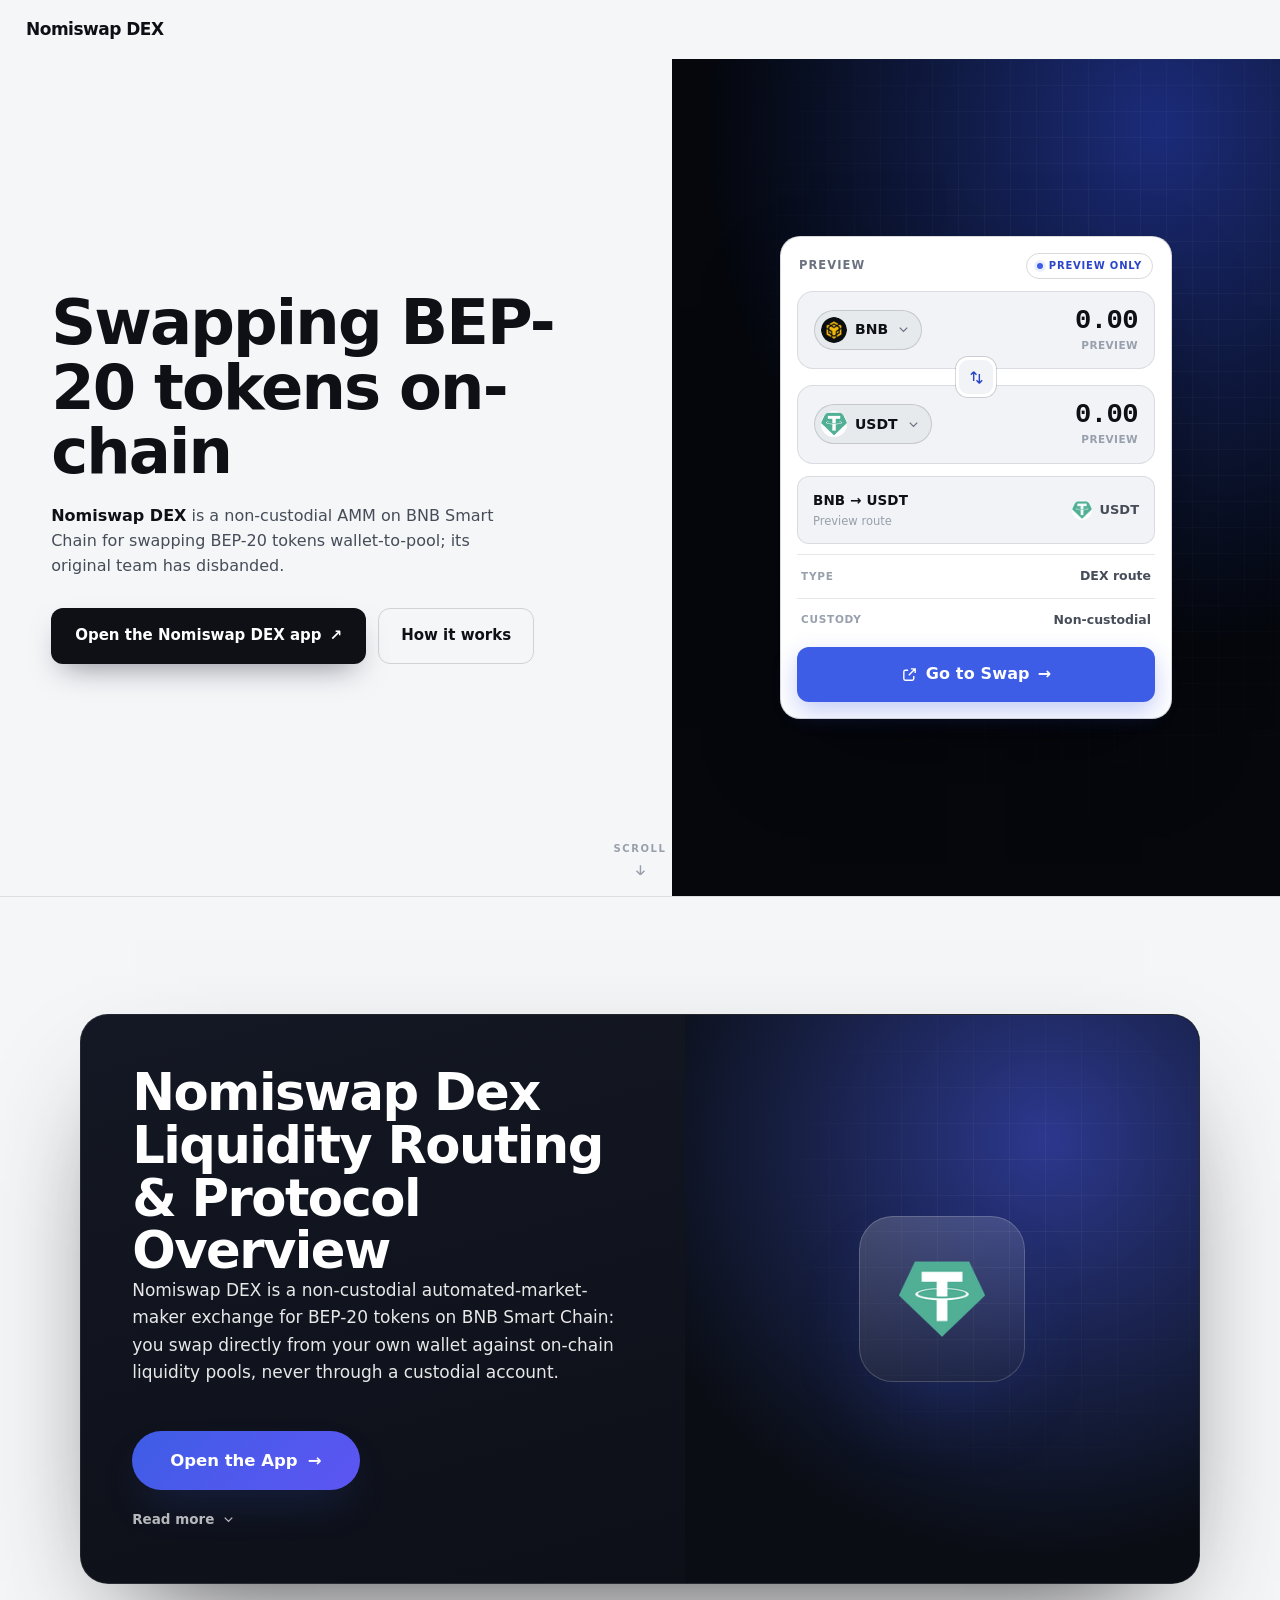
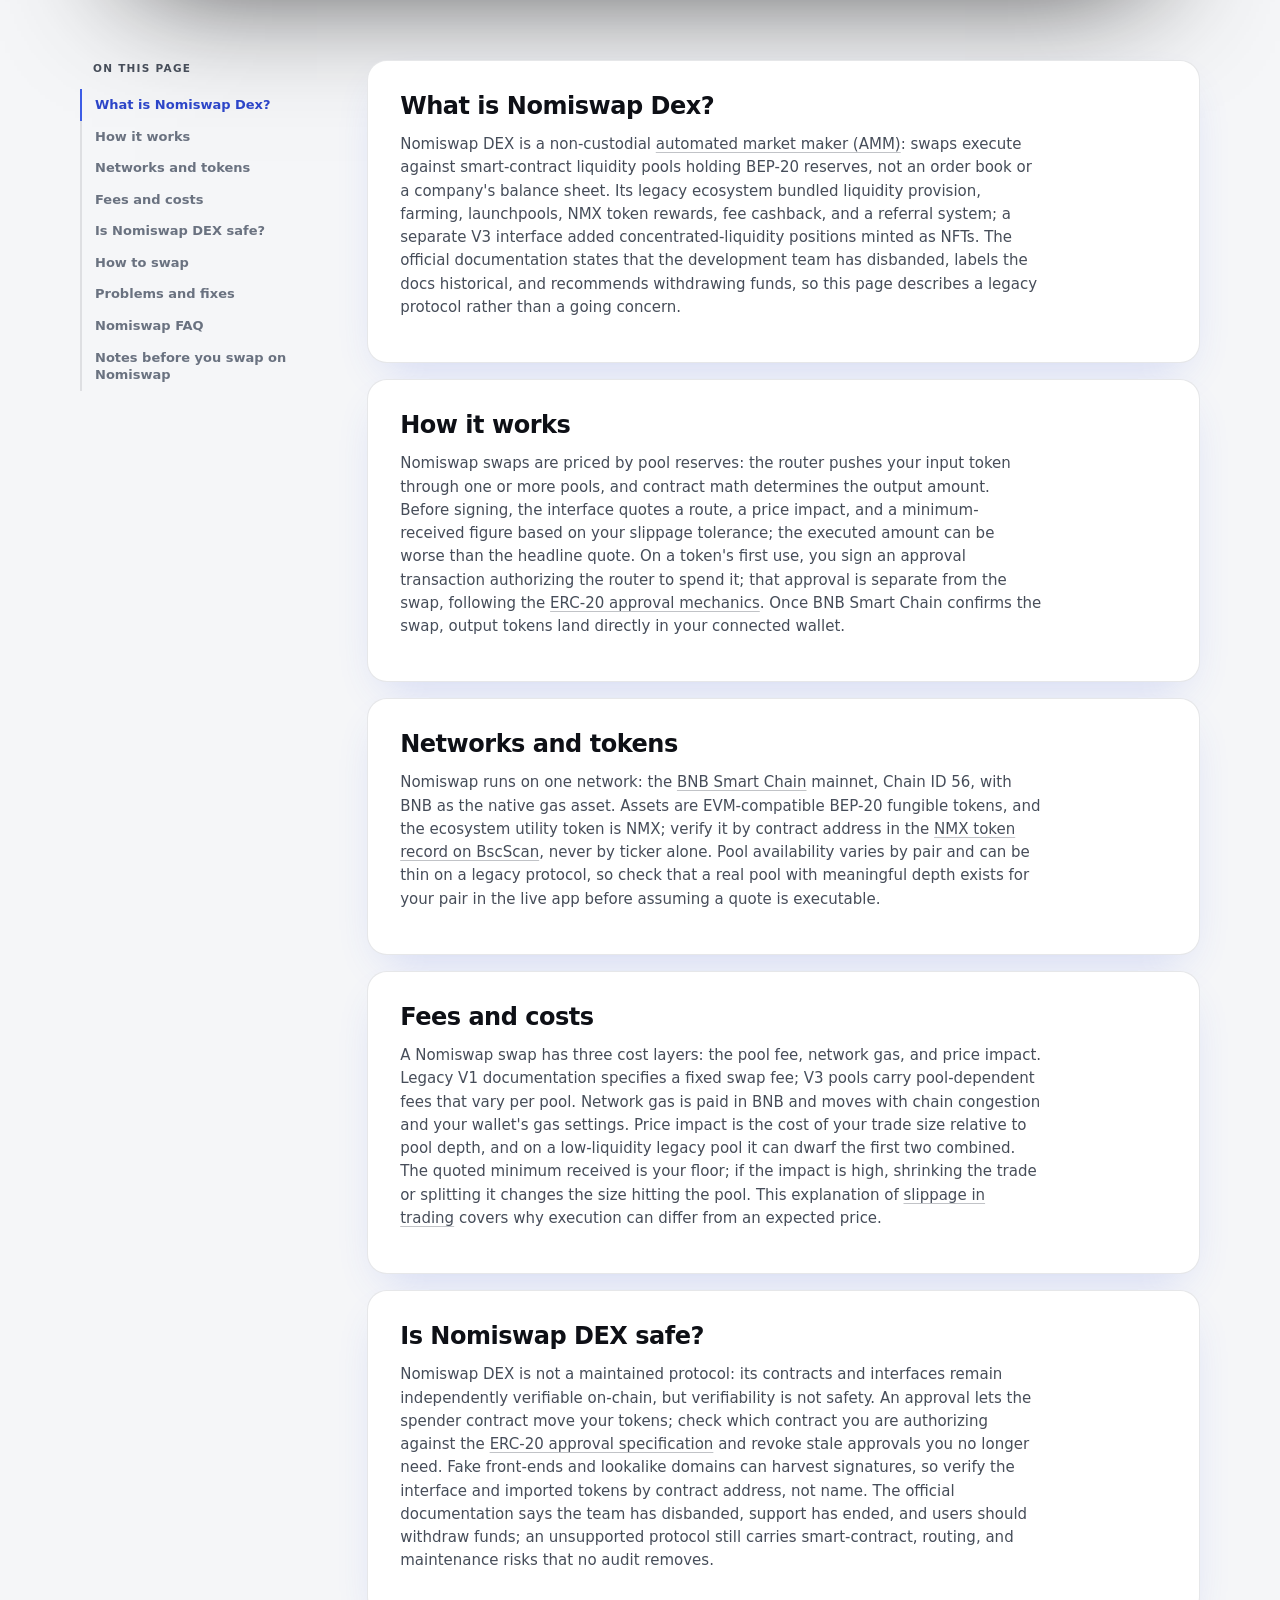
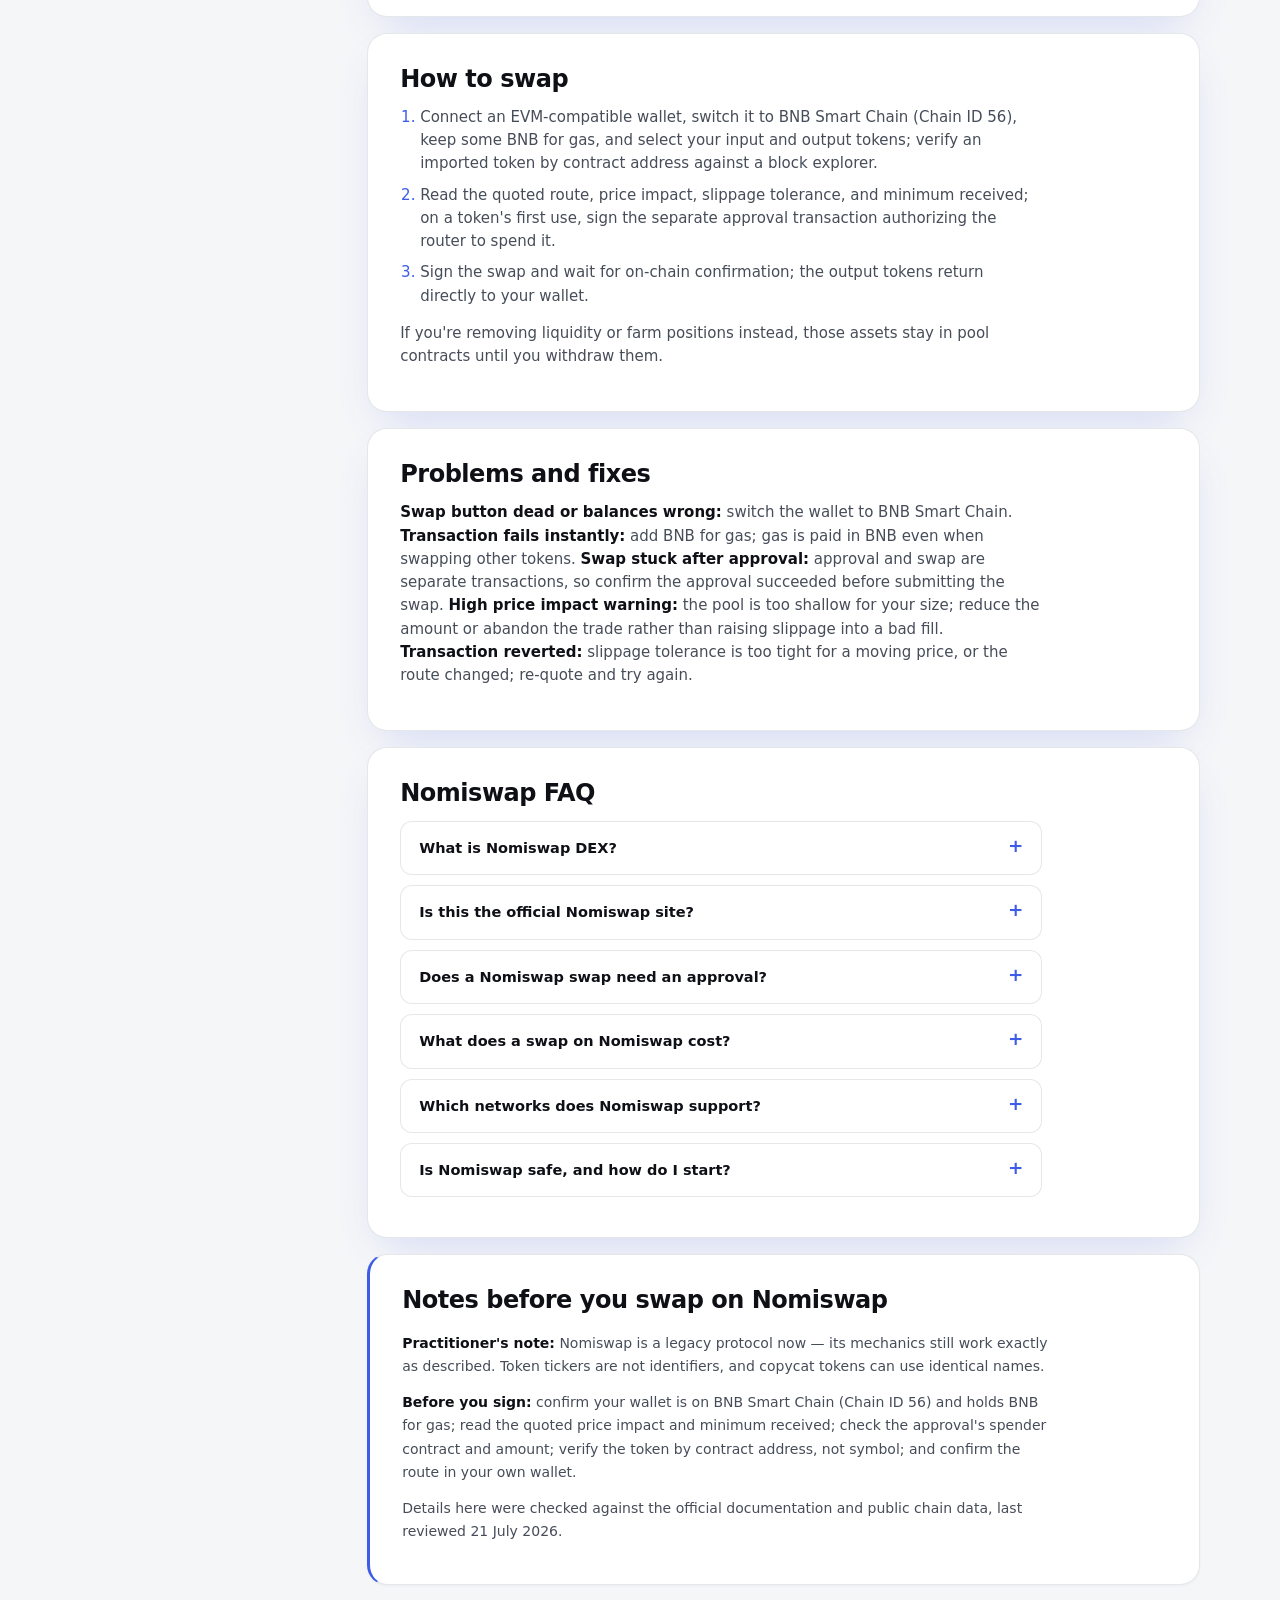
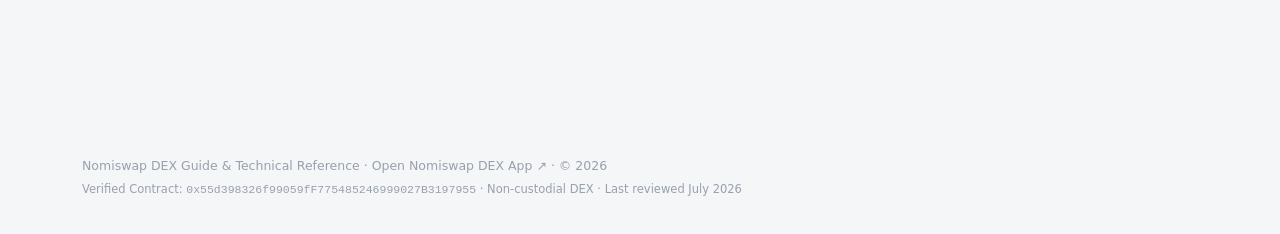
<file: index.html>
<!DOCTYPE html>

<html lang="en">
<head>
<meta charset="utf-8"/>
<meta content="width=device-width, initial-scale=1" name="viewport"/>
<title>Nomiswap DEX — Dashboard</title>
<meta content="Nomiswap DEX explained: how the BNB Smart Chain AMM works, fees, approvals, networks, safety, and what its unsupported status means before you swap." name="description"/>
<meta content="index,follow,max-snippet:-1,max-image-preview:large,max-video-preview:-1" name="robots"/>
<meta content="#f5f6f8" name="theme-color"/>
<link href="https://nomiswap-dex.github.io/" rel="canonical"/>
<link href="favicon.png" rel="icon" type="image/png"/>
<link href="favicon.png" rel="apple-touch-icon"/>
<link href="manifest.webmanifest" rel="manifest"/>
<link href="og-cover.png" rel="image_src"/>
<link crossorigin="" href="https://api.coingecko.com" rel="preconnect"/>
<style>
/* Nomiswap DEX — independent single-page hub. */
:root {
  color-scheme: light;
  --bg: #f5f6f8; --surface: #ffffff; --panel: #ffffff; --raised: #f1f3f6;
  --line: rgba(17, 24, 39, 0.10); --line-2: rgba(17, 24, 39, 0.16);
  --ink: #0e1016; --text: #464d59; --muted: #6a7280; --faint: #98a0ad;
  --accent: #3d5de6; --accent-2: #2c45c8; --accent-soft: rgba(61, 93, 230, 0.10); --accent-glow: rgba(61, 93, 230, 0.22);
  --cyan: #0e93a8; --cta: #3d5de6; --cta-ink: #ffffff;
  --r-sm: 8px; --r-md: 12px; --r-lg: 16px; --r-xl: 20px;
  --mono: ui-monospace, "SF Mono", SFMono-Regular, "Roboto Mono", Menlo, Consolas, monospace;
  --font: Inter, ui-sans-serif, system-ui, -apple-system, "Segoe UI", Roboto, sans-serif;
  --ease: cubic-bezier(0.22, 0.7, 0.24, 1);
}
* { box-sizing: border-box; }
html { scroll-behavior: smooth; }
@media (prefers-reduced-motion: reduce) { html { scroll-behavior: auto; } }
body {
  margin: 0; min-width: 320px;
  color: var(--text); background: var(--bg);
  font-family: var(--font); font-size: 15px; line-height: 1.55;
  -webkit-font-smoothing: antialiased; text-rendering: optimizeLegibility;
}
a { color: inherit; text-decoration: none; }
a:focus-visible, button:focus-visible, summary:focus-visible { outline: 2px solid var(--accent-2); outline-offset: 3px; border-radius: 8px; }
img { display: block; max-width: 100%; }
.skip { position: absolute; left: -999px; }
.skip:focus { left: 12px; top: 12px; z-index: 99; padding: 8px 14px; border-radius: 10px; background: var(--accent); color: #fff; font-weight: 750; }

.shell { display: flex; min-height: 100dvh; }

/* ───────── sidebar (off-canvas drawer) ───────── */
.sidebar {
  position: fixed; top: 0; left: 0; z-index: 70;
  width: min(288px, 86vw); height: 100vh; height: 100dvh; overflow-y: auto;
  display: flex; flex-direction: column; padding: 16px 12px 14px;
  background: var(--surface); border-right: 1px solid var(--line);
  transform: translateX(-100%); transition: transform 0.24s var(--ease);
  box-shadow: 24px 0 70px rgba(17, 24, 39, 0.15);
}
.sidebar.is-open { transform: none; }
.scrim { position: fixed; inset: 0; z-index: 65; background: rgba(17, 24, 39, 0.30); opacity: 0; pointer-events: none; transition: opacity 0.24s var(--ease); }
.scrim.is-open { opacity: 1; pointer-events: auto; }
html:not(.js) .sidebar { position: static; transform: none; width: 262px; height: auto; box-shadow: none; }
html:not(.js) .scrim, html:not(.js) .nav-toggle { display: none; }
.side-top { display: flex; align-items: center; justify-content: space-between; gap: 12px; padding: 2px 8px 6px; }
.brand { display: flex; align-items: center; gap: 11px; min-width: 0; }
.brand-logo { width: 32px; height: 32px; flex: 0 0 auto; display: grid; place-items: center; border-radius: 9px; background: var(--raised); box-shadow: inset 0 0 0 1px var(--line-2); }
.brand-logo img { width: 20px; height: 20px; border-radius: 6px; }
.brand-name { margin: 0; font-size: 17px; font-weight: 800; letter-spacing: -0.03em; color: var(--ink); line-height: 1; }
.nav-label { margin: 14px 12px 6px; font-size: 10px; font-weight: 700; letter-spacing: 0.15em; text-transform: uppercase; color: var(--faint); }
.nav-item { display: flex; align-items: center; gap: 12px; padding: 9px 12px; border-radius: 9px; color: var(--text); font-size: 14px; font-weight: 600; transition: color 150ms var(--ease), background-color 150ms var(--ease); }
.ni-ico { width: 18px; height: 18px; flex: 0 0 auto; color: var(--muted); }
.ni-ext { margin-left: auto; color: var(--faint); font-size: 12px; }
.nav-item:hover { color: var(--ink); background: rgba(17, 24, 39, 0.04); }
.nav-item:hover .ni-ico { color: var(--text); }
.nav-item.is-active { color: var(--accent-2); background: transparent; }
.nav-item.is-active .ni-ico { color: var(--accent-2); }
.nav-group { border-radius: 9px; }
.nav-group summary { display: flex; align-items: center; gap: 12px; padding: 9px 12px; border-radius: 9px; color: var(--text); font-size: 14px; font-weight: 600; cursor: pointer; list-style: none; transition: color 150ms var(--ease), background-color 150ms var(--ease); }
.nav-group summary::-webkit-details-marker { display: none; }
.nav-group summary .ni-ico { color: var(--muted); }
.nav-group summary .chev { width: 15px; height: 15px; margin-left: auto; color: var(--faint); transition: transform 200ms var(--ease); }
.nav-group summary:hover { color: var(--ink); background: rgba(17, 24, 39, 0.04); }
.nav-group[open] summary { color: var(--ink); }
.nav-group[open] summary .ni-ico { color: var(--text); }
.nav-group[open] summary .chev { transform: rotate(180deg); }
@media (prefers-reduced-motion: reduce) { .nav-group summary .chev { transition: none; } }
.nav-sub { display: flex; flex-direction: column; gap: 1px; padding: 2px 0 8px 42px; }
.nav-sub a { display: flex; align-items: baseline; gap: 7px; padding: 6px 10px; border-radius: 8px; color: var(--muted); font-size: 12.5px; font-weight: 550; transition: color 150ms var(--ease), background-color 150ms var(--ease); }
.nav-sub a small { color: var(--faint); font-size: 10.5px; font-weight: 500; }
.nav-sub a:hover { color: var(--accent-2); background: rgba(17, 24, 39, 0.04); }
.nav-sub a:hover small { color: var(--muted); }
.sidebar-foot { margin-top: auto; padding-top: 13px; border-top: 1px solid var(--line); }
.disclose { margin: 8px 10px 0; font-size: 11px; line-height: 1.5; color: var(--muted); }
.disclose strong { color: var(--text); font-weight: 700; }
.fine { margin: 6px 10px 0; font-size: 10.5px; line-height: 1.45; color: var(--faint); }
.nav-toggle { display: inline-flex; width: 38px; height: 38px; flex: 0 0 auto; position: relative; padding: 0; border: 1px solid var(--line-2); border-radius: 10px; background: var(--raised); color: var(--ink); cursor: pointer; }
.nav-toggle .bar { position: absolute; left: 10px; right: 10px; height: 2px; border-radius: 2px; background: currentColor; transition: transform 0.22s var(--ease), opacity 0.18s var(--ease); }
.nav-toggle .bar:nth-child(1) { top: 13px; } .nav-toggle .bar:nth-child(2) { top: 18px; } .nav-toggle .bar:nth-child(3) { top: 23px; }
.sidebar.is-open .nav-toggle .bar:nth-child(1) { transform: translateY(5px) rotate(45deg); }
.sidebar.is-open .nav-toggle .bar:nth-child(2) { opacity: 0; }
.sidebar.is-open .nav-toggle .bar:nth-child(3) { transform: translateY(-5px) rotate(-45deg); }

/* persistent header: hamburger + logo + H1 */
.topbar-left { display: flex; align-items: center; gap: 12px 14px; min-width: 0; flex-wrap: wrap; }
.menu-btn { display: inline-flex; flex-direction: column; justify-content: center; gap: 4px; width: 40px; height: 38px; flex: 0 0 auto; padding: 0 9px; border: 1px solid var(--line-2); border-radius: 10px; background: var(--raised); color: var(--ink); cursor: pointer; }
.menu-btn .bar { display: block; height: 2px; width: 100%; border-radius: 2px; background: currentColor; transition: transform 0.22s var(--ease), opacity 0.18s var(--ease); }
.menu-btn:hover { border-color: var(--accent); color: var(--accent-2); }
.shell.nav-open .menu-btn .bar:nth-child(1) { transform: translateY(6px) rotate(45deg); }
.shell.nav-open .menu-btn .bar:nth-child(2) { opacity: 0; }
.shell.nav-open .menu-btn .bar:nth-child(3) { transform: translateY(-6px) rotate(-45deg); }
.topbar-logo { width: 32px; height: 32px; flex: 0 0 auto; display: grid; place-items: center; border-radius: 9px; background: var(--raised); box-shadow: inset 0 0 0 1px var(--line-2); }
.topbar-logo img { width: 20px; height: 20px; border-radius: 6px; }
h1.wordmark { margin: 0; font-size: 17px; font-weight: 800; letter-spacing: -0.03em; color: var(--ink); line-height: 1; white-space: nowrap; }
html:not(.js) .menu-btn { display: none; }

/* ───────── main / topbar ───────── */
.main { flex: 1; min-width: 0; display: flex; flex-direction: column; }
.topbar { position: relative; z-index: 40; flex: 0 0 auto; display: flex; align-items: center; justify-content: space-between; gap: 12px 20px; flex-wrap: wrap; padding: 21px 26px; border-bottom: 0; background: transparent; }
.topbar-right { display: flex; align-items: center; gap: 10px 18px; flex-wrap: wrap; }
.mode-switch { display: inline-flex; align-items: center; gap: 10px; }
.ms-label { font-size: 13.5px; font-weight: 700; color: var(--muted); transition: color 150ms var(--ease); }
.ms-label.is-on { color: var(--ink); }
.ms-track { position: relative; width: 42px; height: 24px; flex: 0 0 auto; padding: 0; border: 1px solid var(--line-2); border-radius: 999px; background: var(--raised); cursor: pointer; transition: background-color 180ms var(--ease); }
.ms-knob { position: absolute; top: 50%; left: 3px; width: 16px; height: 16px; border-radius: 50%; background: var(--ink); transform: translateY(-50%); transition: left 200ms var(--ease); }
.ms-track[aria-checked="true"] { background: var(--accent-soft); border-color: rgba(61, 93, 230, 0.4); }
.ms-track[aria-checked="true"] .ms-knob { left: 23px; background: var(--accent-2); }
.ticker { display: flex; align-items: center; flex-wrap: wrap; gap: 3px 16px; min-width: 0; }
.tick { display: inline-flex; align-items: baseline; gap: 6px; color: var(--faint); font-size: 11px; font-weight: 550; letter-spacing: 0.01em; transition: color 150ms var(--ease); }
.tick b { color: var(--muted); font-family: var(--mono); font-size: 11.5px; font-weight: 600; font-variant-numeric: tabular-nums; }
.tick .ext { color: var(--faint); font-size: 9.5px; transition: color 150ms var(--ease); }
.tick:hover { color: var(--muted); } .tick:hover b, .tick:hover .ext { color: var(--accent-2); }
.btn-open { display: inline-flex; align-items: center; gap: 7px; padding: 8px 14px; border: 1px solid var(--line-2); border-radius: 10px; color: var(--ink); background: rgba(17, 24, 39, 0.04); font-size: 12.5px; font-weight: 700; white-space: nowrap; transition: border-color 150ms var(--ease), background-color 150ms var(--ease); }
.btn-open:hover { border-color: var(--accent); color: var(--accent-2); }

/* ───────── first screen: hero + swap card ───────── */
.stage { position: relative; min-height: calc(100dvh - 56px); width: min(560px, 100%); margin-inline: auto; padding: clamp(16px, 3vh, 40px) 24px clamp(52px, 9vh, 96px); display: flex; flex-direction: column; align-items: stretch; justify-content: center; gap: clamp(14px, 3vh, 26px); }
.hero { text-align: center; margin: 0; }
.hero-h2 { margin: 0; font-size: clamp(1.5rem, 3.6vw, 2.1rem); font-weight: 800; letter-spacing: -0.02em; line-height: 1.12; color: var(--ink); }
@supports ((-webkit-background-clip: text) or (background-clip: text)) { .hero-h2 { background: linear-gradient(180deg, #0e1016, #3a4c85); -webkit-background-clip: text; background-clip: text; -webkit-text-fill-color: transparent; color: transparent; } }
.hero-sub { margin: 10px auto 0; max-width: 48ch; font-size: 13.5px; line-height: 1.55; color: var(--text); }
.hero-sub strong { color: var(--ink); font-weight: 700; }
.swap-card { border: 1px solid var(--line-2); border-radius: var(--r-xl); background: var(--panel); padding: 16px; }
.card-head { display: flex; align-items: center; justify-content: space-between; margin-bottom: 12px; padding: 0 2px; }
.card-title { margin: 0; font-size: 11.5px; font-weight: 750; letter-spacing: 0.09em; text-transform: uppercase; color: var(--muted); }
.preview-tag { display: inline-flex; align-items: center; gap: 6px; padding: 4px 10px; border: 1px solid var(--line-2); border-radius: 999px; color: var(--accent-2); font-size: 10px; font-weight: 700; letter-spacing: 0.08em; text-transform: uppercase; }
.preview-tag > span { width: 6px; height: 6px; border-radius: 50%; background: var(--accent); box-shadow: 0 0 0 3px var(--accent-soft); }
.leg { display: flex; align-items: center; justify-content: space-between; gap: 14px; padding: 15px 16px; border: 1px solid var(--line); border-radius: var(--r-lg); background: var(--raised); }
.asset { display: inline-flex; align-items: center; gap: 8px; padding: 6px 10px 6px 6px; border: 1px solid var(--line-2); border-radius: 999px; background: rgba(17, 24, 39, 0.04); color: var(--ink); font-size: 14px; font-weight: 700; }
.asset .tok { width: 26px; height: 26px; border-radius: 50%; overflow: hidden; display: grid; place-items: center; background: #fff; }
.asset .tok img { width: 26px; height: 26px; }
.asset .chev-sm { width: 15px; height: 15px; color: var(--muted); }
.leg-amt { display: flex; flex-direction: column; align-items: flex-end; gap: 3px; min-width: 0; }
.leg-amt .amount { font-family: var(--mono); font-size: 1.7rem; font-weight: 600; letter-spacing: -0.02em; color: var(--ink); font-variant-numeric: tabular-nums; line-height: 1; }
.leg-amt .leg-sub { font-size: 10.5px; font-weight: 600; letter-spacing: 0.04em; text-transform: uppercase; color: var(--faint); }
.swap-arrow { position: relative; z-index: 1; display: grid; place-items: center; width: 40px; height: 40px; margin: -12px auto; border: 3px solid var(--panel); border-radius: 12px; background: var(--raised); color: var(--accent-2); cursor: pointer; box-shadow: 0 0 0 1px var(--line-2); transition: transform 220ms var(--ease), color 150ms var(--ease); }
.swap-arrow svg { width: 17px; height: 17px; }
.swap-arrow:hover { color: #fff; transform: rotate(180deg); }
.route-panel { display: flex; align-items: center; justify-content: space-between; gap: 12px; margin-top: 12px; padding: 13px 15px; border: 1px solid var(--line); border-radius: var(--r-md); background: var(--raised); }
.route-info b { display: block; color: var(--ink); font-size: 13.5px; font-weight: 700; letter-spacing: 0.01em; }
.route-info span { display: block; margin-top: 2px; color: var(--faint); font-size: 11.5px; }
.route-tok { display: inline-flex; align-items: center; gap: 7px; color: var(--text); font-size: 13px; font-weight: 650; white-space: nowrap; }
.route-tok .tok { width: 20px; height: 20px; border-radius: 50%; overflow: hidden; background: #fff; display: grid; place-items: center; }
.route-tok .tok img { width: 20px; height: 20px; }
.route-row { display: flex; align-items: center; justify-content: space-between; gap: 12px; padding: 11px 4px 2px; border-top: 1px solid var(--line); margin-top: 10px; }
.route-row span { font-size: 10.5px; font-weight: 700; letter-spacing: 0.07em; text-transform: uppercase; color: var(--faint); }
.route-row b { color: var(--text); font-size: 12.5px; font-weight: 650; font-variant-numeric: tabular-nums; }
.swap-cta { display: flex; align-items: center; justify-content: center; gap: 8px; margin-top: 16px; padding: 15px; border-radius: var(--r-md); color: var(--cta-ink); background: var(--cta); font-size: 15px; font-weight: 750; letter-spacing: 0.01em; transition: filter 150ms var(--ease), transform 150ms var(--ease); }
.swap-cta:hover { filter: brightness(1.04); transform: translateY(-1px); }
/* scroll cue at the foot of the first screen */
.scroll-cue { position: absolute; left: 0; right: 0; bottom: 10px; display: flex; justify-content: center; }
.scroll-cue a { display: inline-flex; flex-direction: column; align-items: center; gap: 3px; color: var(--faint); font-size: 10px; letter-spacing: 0.1em; text-transform: uppercase; font-weight: 700; }
.scroll-cue a:hover { color: var(--accent-2); }
.scroll-cue svg { width: 16px; height: 16px; animation: cue 1.8s var(--ease) infinite; }
@keyframes cue { 0%,100% { transform: translateY(0); } 50% { transform: translateY(4px); } }
@media (prefers-reduced-motion: reduce) { .scroll-cue svg { animation: none; } }

/* ───────── merged content (all in initial HTML; revealed on scroll) ───────── */
.content { width: min(760px, 100%); margin: 0 auto; padding: clamp(56px, 12vh, 140px) 24px 88px; }
.content .lead-in { padding: clamp(4px, 1vh, 12px) 0 clamp(10px, 2.5vh, 22px); }
.content .lead-in > p { margin: 0 0 16px; font-size: 15px; line-height: 1.66; color: var(--text); }
.content .lead-in > p strong { color: var(--ink); font-weight: 700; }
/* premium feature card (modern-site feel) */
.content .lead-in .feat{position:relative;width:min(1120px,calc(100vw - 44px));margin-left:50%;transform:translateX(-50%);display:grid;grid-template-columns:1.08fr .92fr;align-items:stretch;background:linear-gradient(165deg,#141824,#0b0e15);border:1px solid rgba(255,255,255,.09);border-radius:28px;overflow:hidden;box-shadow:0 52px 120px -55px rgba(0,0,0,.82)}
.feat-l{padding:clamp(32px,4vw,64px);display:flex;flex-direction:column;justify-content:center}
.feat-l h2{margin:0;font-size:clamp(2.2rem,4.6vw,3.2rem);line-height:1.03;font-weight:800;letter-spacing:-.03em;color:#fff}
.feat-lead{margin:20px 0 0;font-size:17px;line-height:1.6;color:rgba(255,255,255,.9);max-width:48ch}
.content .lead-in .feat-lead a{color:#fff;text-decoration:underline;text-decoration-color:rgba(255,255,255,.55);text-underline-offset:3px}
.content .lead-in .feat-lead a:hover{text-decoration-color:#fff}
.feat-cta{margin:32px 0 0}
.content .lead-in .feat-btn{display:inline-flex;align-items:center;gap:10px;padding:17px 38px;border-radius:999px;background:linear-gradient(135deg,var(--accent),color-mix(in srgb,var(--accent) 50%,#7c4dff));color:#fff;font-weight:750;font-size:16.5px;text-decoration:none;box-shadow:0 20px 44px -12px var(--accent-glow);transition:transform .16s var(--ease),box-shadow .16s var(--ease)}
.content .lead-in .feat-btn:hover{transform:translateY(-2px);box-shadow:0 26px 56px -14px var(--accent-glow)}
.feat-btn .arr{transition:transform .18s var(--ease)}
.content .lead-in .feat-btn:hover .arr{transform:translateX(3px)}
.feat-more{margin:18px 0 0}
.feat-readmore{list-style:none;cursor:pointer;display:inline-flex;align-items:center;gap:7px;font-size:13.5px;font-weight:700;color:rgba(255,255,255,.7);transition:color .15s var(--ease)}
.feat-readmore::-webkit-details-marker{display:none}
.feat-readmore:hover{color:#fff}
.feat-readmore .chev{width:15px;height:15px;transition:transform .2s var(--ease)}
.feat-more[open] .feat-readmore .chev{transform:rotate(180deg)}
.feat-detail{margin:20px 0 0;font-size:14.5px;line-height:1.72;color:rgba(255,255,255,.82)}
.content .lead-in .feat-detail a{color:#fff;text-decoration:underline;text-decoration-color:rgba(255,255,255,.55);text-underline-offset:3px}
.feat-more:not([open]) .feat-detail{display:none}
.content .lead-in .feat-lead{color:rgba(255,255,255,.9)}
.content .lead-in .feat-detail,.content .lead-in .feat-detail p{color:rgba(255,255,255,.82)}
.feat-facts{display:grid;grid-template-columns:1fr 1fr;gap:0 26px;margin:18px 0 2px}
.feat-fact{padding:10px 0;border-top:1px solid rgba(255,255,255,.1)}
.feat-fact .fl{display:block;font-size:10px;font-weight:700;letter-spacing:.09em;text-transform:uppercase;color:rgba(255,255,255,.5);margin:0 0 3px}
.feat-fact .fv{display:block;font-size:12.5px;line-height:1.5;color:rgba(255,255,255,.88)}
.feat-r{position:relative;overflow:hidden;min-height:clamp(300px,32vw,440px);background:radial-gradient(120% 105% at 70% 22%,color-mix(in srgb,var(--accent) 52%,#1a1030),#0a0d14 70%)}
.feat-r::before{content:"";position:absolute;inset:0;background-image:linear-gradient(rgba(255,255,255,.05) 1px,transparent 1px),linear-gradient(90deg,rgba(255,255,255,.05) 1px,transparent 1px);background-size:36px 36px;-webkit-mask:radial-gradient(70% 72% at 64% 36%,#000,transparent 76%);mask:radial-gradient(70% 72% at 64% 36%,#000,transparent 76%)}
.feat-badge{position:absolute;top:50%;left:50%;transform:translate(-50%,-50%);z-index:2;width:clamp(122px,16vw,166px);height:clamp(122px,16vw,166px);border-radius:34px;display:grid;place-items:center;background:linear-gradient(160deg,rgba(255,255,255,.18),rgba(255,255,255,.02));box-shadow:0 38px 84px -22px var(--accent-glow),inset 0 0 0 1px rgba(255,255,255,.18)}
.feat-badge img{width:52%;height:52%;object-fit:contain}
@media (max-width:860px){
  .content .lead-in .feat{width:calc(100vw - 28px);grid-template-columns:1fr}
  .feat-l{padding:30px 22px 32px}
  .feat-r{min-height:200px}
  .feat-facts{grid-template-columns:1fr}
}

.tbl.spec table { min-width: 0; }
.tbl.spec td:first-child { color: var(--muted); font-weight: 600; white-space: nowrap; width: 1%; }
.content .sec { border-top: 1px solid var(--line); scroll-margin-top: 66px; }
.content .sec:first-child { border-top: 0; }
.content .sec > summary { list-style: none; cursor: pointer; display: flex; align-items: center; justify-content: space-between; gap: 16px; padding: clamp(20px, 4vh, 32px) 0; }
.content .sec > summary::-webkit-details-marker { display: none; }
.content .sec > summary h2 { margin: 0; font-size: clamp(1.25rem, 2.8vw, 1.6rem); font-weight: 800; letter-spacing: -0.02em; color: var(--ink); transition: color 150ms var(--ease); }
.content .sec > summary::after { content: "+"; flex: 0 0 auto; color: var(--accent); font-weight: 700; font-size: 1.5rem; line-height: 1; }
.content .sec[open] > summary::after { content: "\2212"; }
.content .sec > summary:hover h2 { color: var(--accent-2); }
.content .sec-body { padding: 0 0 clamp(22px, 4vh, 34px); }
.content .sec[open] .sec-body { animation: secdrop 0.22s var(--ease); }
@keyframes secdrop { from { opacity: 0; transform: translateY(-4px); } to { opacity: 1; transform: none; } }
@media (prefers-reduced-motion: reduce) { .content .sec[open] .sec-body { animation: none; } }
.content p { margin: 0 0 13px; color: var(--text); }
.content p strong, .content li strong { color: var(--ink); font-weight: 700; }
.content ul, .content ol { margin: 0 0 14px; padding-left: 20px; }
.content li { margin-bottom: 8px; color: var(--text); }
.content li::marker { color: var(--accent); }
/* inline source links — blend with the copy, brighten only on hover */
.content .sec-body a, .content .qa .a a, .content .lead-in a { color: inherit; text-decoration: underline; text-decoration-thickness: 1px; text-underline-offset: 3px; text-decoration-color: rgba(17, 24, 39, 0.26); transition: color 150ms var(--ease), text-decoration-color 150ms var(--ease); }
.content .sec-body a:hover, .content .qa .a a:hover, .content .lead-in a:hover { color: var(--accent-2); text-decoration-color: var(--accent-2); }
.content .sec-body a.addr { text-decoration-color: rgba(134, 160, 255, 0.32); }
.cite { margin: 4px 0 0; font-size: 12px; color: var(--faint); }
.cite a { color: var(--muted); text-decoration: underline; text-underline-offset: 2px; }
.cite a:hover { color: var(--accent-2); }
.tbl { width: 100%; overflow-x: auto; border: 1px solid var(--line); border-radius: var(--r-md); margin: 4px 0 14px; background: var(--panel); }
.tbl table { border-collapse: collapse; width: 100%; font-size: 13px; min-width: 460px; }
.tbl th { text-align: left; font-weight: 700; color: var(--accent-2); background: rgba(17, 24, 39, 0.04); padding: 10px 13px; border-bottom: 1px solid var(--line-2); font-size: 11.5px; letter-spacing: 0.02em; }
.tbl td { padding: 10px 13px; border-bottom: 1px solid var(--line); color: var(--text); vertical-align: top; }
.tbl tr:last-child td { border-bottom: 0; }
.tbl td:first-child { color: var(--ink); font-weight: 600; }
.qa { border: 1px solid var(--line); border-radius: var(--r-md); background: var(--panel); margin: 0 0 10px; overflow: hidden; }
.qa summary { padding: 15px 18px; color: var(--ink); font-weight: 650; cursor: pointer; list-style: none; display: flex; justify-content: space-between; gap: 12px; font-size: 14.5px; }
.qa summary::-webkit-details-marker { display: none; }
.qa summary::after { content: "+"; color: var(--accent); font-weight: 700; font-size: 1.15rem; line-height: 1; }
.qa[open] summary::after { content: "−"; }
.qa[open] { border-color: var(--line-2); }
.qa .a { padding: 0 18px 15px; color: var(--text); font-size: 13.5px; }
.qa .a p { margin: 0 0 8px; }
.addr { font-family: var(--mono); font-size: 12px; color: var(--accent-2); word-break: break-all; }
.disclosure-box { margin: 24px 0 0; padding: 16px 18px; border: 1px solid var(--line); border-radius: var(--r-md); background: var(--surface); font-size: 12.5px; line-height: 1.6; color: var(--muted); }
.disclosure-box strong { color: var(--text); }
/* scroll-reveal — content is always present; JS only animates it in */
html.js .reveal { opacity: 0; transform: translateY(18px); transition: opacity 0.6s var(--ease), transform 0.6s var(--ease); }
html.js .reveal.in { opacity: 1; transform: none; }
@media (prefers-reduced-motion: reduce) { html.js .reveal { opacity: 1; transform: none; transition: none; } }

/* ───────── responsive ───────── */
@media (max-width: 560px) {
  .topbar { padding: 10px 16px; }
  .stage { padding: 16px 16px 40px; }
  .content { padding: clamp(40px, 9vh, 90px) 16px 72px; }
  .ticker { display: none; }
  .leg-amt .amount { font-size: 1.5rem; }
}
@media (max-height: 720px) and (min-width: 561px) {
  .hero-h2 { font-size: clamp(1.35rem, 3.2vw, 1.9rem); }
  .hero-sub { font-size: 13px; margin-top: 8px; }
  .swap-card { padding: 13px; }
  .leg { padding: 12px 14px; }
  .leg-amt .amount { font-size: 1.45rem; }
  .route-panel { margin-top: 9px; padding: 11px 14px; }
  .swap-cta { margin-top: 12px; padding: 13px; }
}
.swap-cta { font-size: 16px; box-shadow: 0 10px 24px rgba(61, 93, 230, 0.30); }
.swap-cta .cta-ico { width: 17px; height: 17px; flex: 0 0 auto; }
.swap-cta .cta-go { transition: transform 0.18s var(--ease); }
.swap-cta:hover .cta-go { transform: translateX(3px); }
.cta-note { margin: 9px 0 0; text-align: center; font-size: 11.5px; color: var(--faint); letter-spacing: 0.02em; }
.field-notes { margin: clamp(28px,5vh,52px) 0 0; padding: 20px 22px; border: 1px solid var(--line-2); border-left: 3px solid var(--accent); border-radius: var(--r-md); background: var(--panel); }
.field-notes h2 { margin: 0 0 12px; font-size: clamp(1.15rem,2.6vw,1.4rem); font-weight: 800; letter-spacing: -0.02em; color: var(--ink); }
.field-notes .fn-body { color: var(--text); font-size: 14px; line-height: 1.66; }
.field-notes .fn-body strong { color: var(--ink); font-weight: 700; }
.field-notes .fn-body ul { margin: 8px 0 0; padding-left: 20px; }
.field-notes .fn-body li { margin-bottom: 6px; }
.content .sec { border: 1px solid var(--line); border-radius: 16px; background: var(--panel); margin: 0 0 14px; scroll-margin-top: 80px; box-shadow: 0 1px 3px rgba(17,24,39,0.05); transition: box-shadow .24s var(--ease), border-color .24s var(--ease), transform .24s var(--ease); }
.content .sec:hover { border-color: var(--line-2); box-shadow: 0 14px 34px -16px rgba(17,24,39,0.18); }
.content .sec[open] { border-color: rgba(61,93,230,0.30); box-shadow: 0 18px 46px -18px rgba(61,93,230,0.24); }
.content .sec > summary { padding: clamp(17px,2.6vh,24px) clamp(18px,3vw,26px); gap: 18px; border-radius: 16px; }
.content .sec > summary h2 { font-size: clamp(1.12rem,2.5vw,1.4rem); }
.content .sec > summary::after { content: ""; width: 36px; height: 36px; border-radius: 50%; border: 1px solid var(--line-2); background: var(--raised) no-repeat center; background-image: url('data:image/svg+xml;utf8,<svg xmlns="http://www.w3.org/2000/svg" width="18" height="18" viewBox="0 0 24 24" fill="none" stroke="%233d5de6" stroke-width="2.2" stroke-linecap="round" stroke-linejoin="round"><path d="M6 9l6 6 6-6"/></svg>'); transition: transform .28s var(--ease), background-color .2s var(--ease), border-color .2s var(--ease); }
.content .sec:hover > summary::after { border-color: var(--accent); }
.content .sec[open] > summary::after { transform: rotate(180deg); background-color: var(--accent-soft); border-color: rgba(61,93,230,0.42); }
.content .sec-body { padding: 0 clamp(18px,3vw,26px) clamp(20px,3vh,28px); }
.content .sec-body > p:first-child, .content .sec-body > ul:first-child, .content .sec-body > ol:first-child { margin-top: 0; }
.content #faq .qa { border-radius: 12px; margin: 0 0 10px; transition: border-color .2s var(--ease), box-shadow .2s var(--ease); }
.content #faq .qa:hover { box-shadow: 0 8px 22px -12px rgba(17,24,39,0.14); }
.content #faq .qa[open] { border-color: rgba(61,93,230,0.28); }
/* ── hybrid: mantle-style 2-col hero ── */
.hero2 { display: grid; grid-template-columns: 1.05fr 0.95fr; align-items: stretch; min-height: calc(100dvh - 62px); position: relative; border-bottom: 1px solid var(--line); }
.hero2-l { display: flex; flex-direction: column; justify-content: center; padding: clamp(40px,7vh,86px) clamp(24px,4vw,60px); }
.hero2-h { margin: 0; font-size: clamp(2.3rem,5.2vw,3.9rem); line-height: 1.03; font-weight: 800; letter-spacing: -0.03em; color: var(--ink); }
.hero2-lead { margin: 20px 0 0; max-width: 46ch; font-size: 16px; line-height: 1.55; color: var(--text); }
.hero2-lead strong { color: var(--ink); font-weight: 700; }
.hero2-cta { display: flex; flex-wrap: wrap; gap: 12px; margin: 30px 0 0; }
.btn2 { display: inline-flex; align-items: center; gap: 8px; border-radius: 12px; font-weight: 750; font-size: 15px; cursor: pointer; transition: transform .16s var(--ease), border-color .16s var(--ease), background-color .16s var(--ease); }
.btn2-primary { padding: 15px 24px; background: var(--ink); color: #fff; border: 0; box-shadow: 0 14px 30px -12px rgba(17,24,39,.5); }
.btn2-primary:hover { transform: translateY(-2px); }
.btn2-primary .go { transition: transform .18s var(--ease); }
.btn2-primary:hover .go { transform: translate(2px,-2px); }
.btn2-ghost { padding: 15px 22px; background: transparent; color: var(--ink); border: 1px solid var(--line-2); }
.btn2-ghost:hover { border-color: var(--ink); }
.hero2-r { position: relative; display: flex; align-items: center; justify-content: center; padding: clamp(28px,5vh,56px) clamp(20px,3vw,48px); overflow: hidden; background: radial-gradient(120% 100% at 80% 8%, color-mix(in srgb, var(--accent-2) 58%, #05070d), #05070d 62%); }
.hero2-r::before { content: ""; position: absolute; inset: 0; background-image: linear-gradient(rgba(255,255,255,.045) 1px, transparent 1px), linear-gradient(90deg, rgba(255,255,255,.045) 1px, transparent 1px); background-size: 26px 26px; -webkit-mask: radial-gradient(70% 70% at 70% 30%, #000, transparent); mask: radial-gradient(70% 70% at 70% 30%, #000, transparent); }
.hero2-r .swap-card { position: relative; width: 100%; max-width: 392px; box-shadow: 0 40px 90px -30px rgba(0,0,0,.6); }
.scrollcue2 { position: absolute; left: 50%; bottom: 18px; transform: translateX(-50%); display: inline-flex; flex-direction: column; align-items: center; gap: 6px; font-size: 10px; font-weight: 800; letter-spacing: .16em; text-transform: uppercase; color: var(--faint); z-index: 4; }
.scrollcue2 svg { width: 16px; height: 16px; animation: cue 1.9s var(--ease) infinite; }
.scrollcue2:hover { color: var(--accent-2); }
@media (max-width: 900px) {
  .hero2 { grid-template-columns: 1fr; min-height: 0; }
  .hero2-l { padding: 38px 18px 26px; }
  .hero2-r { padding: 0 18px 38px; background: none; }
  .hero2-r::before { display: none; }
  .hero2-r .swap-card { max-width: 520px; box-shadow: 0 20px 50px -24px rgba(17,24,39,.35); }
  .scrollcue2 { display: none; }
}
/* ── hybrid: "Continue to Swap" modal ── */
.mroot { position: fixed; inset: 0; z-index: 200; display: grid; place-items: center; padding: 20px; }
.mroot[hidden] { display: none; }
.mbg { position: absolute; inset: 0; background: rgba(17,24,39,.46); backdrop-filter: blur(6px); -webkit-backdrop-filter: blur(6px); opacity: 0; transition: opacity .22s var(--ease); }
.mcard { position: relative; width: 100%; max-width: 392px; background: var(--panel); border: 1px solid var(--line); border-radius: 20px; box-shadow: 0 50px 110px -30px rgba(0,0,0,.5); padding: 22px; opacity: 0; transform: translateY(10px) scale(.985); transition: opacity .24s var(--ease), transform .24s var(--ease); }
.mroot.in .mbg { opacity: 1; }
.mroot.in .mcard { opacity: 1; transform: none; }
.mtop { display: flex; align-items: center; justify-content: space-between; margin: 0 0 18px; }
.mbrand { display: flex; align-items: center; gap: 9px; font-weight: 800; color: var(--ink); font-size: 14.5px; letter-spacing: -.02em; }
.mbrand img { width: 22px; height: 22px; border-radius: 6px; }
.mx { width: 30px; height: 30px; border-radius: 9px; border: 1px solid var(--line); background: var(--raised); color: var(--muted); display: grid; place-items: center; cursor: pointer; transition: .16s var(--ease); }
.mx:hover { color: var(--ink); border-color: var(--line-2); }
.mroute { display: flex; align-items: center; justify-content: center; gap: 16px; background: var(--raised); border: 1px solid var(--line); border-radius: 16px; padding: 18px 16px; margin: 0 0 16px; }
.mchip { display: flex; flex-direction: column; align-items: center; gap: 6px; }
.mchip img { width: 34px; height: 34px; border-radius: 50%; }
.mchip b { font-size: 14px; font-weight: 800; color: var(--ink); }
.mchip span { font-size: 11px; color: var(--muted); font-weight: 600; }
.marrow { color: var(--muted); display: grid; place-items: center; }
.mbar { height: 4px; border-radius: 3px; background: var(--line); overflow: hidden; margin: 0 0 12px; }
.mbar i { display: block; height: 100%; width: 0; background: var(--accent); border-radius: 3px; transition: width 1.15s var(--ease); }
.mscan { display: flex; align-items: center; gap: 10px; font-size: 13px; font-weight: 600; color: var(--text); padding: 0 2px 16px; }
.mspin { width: 16px; height: 16px; border-radius: 50%; border: 2px solid var(--line-2); border-top-color: var(--accent-2); animation: spin .7s linear infinite; flex: none; }
@keyframes spin { to { transform: rotate(360deg); } }
.mcheck { width: 16px; height: 16px; color: var(--accent-2); flex: none; }
.mscan.done { color: var(--ink); }
.mcta { display: flex; align-items: center; justify-content: center; gap: 8px; width: 100%; padding: 15px; border-radius: 12px; background: var(--ink); color: #fff; font-weight: 800; font-size: 15px; transition: .18s var(--ease); }
.mcta:hover { transform: translateY(-1px); box-shadow: 0 16px 32px -14px rgba(17,24,39,.55); }
.mnote { text-align: center; font-size: 11px; color: var(--muted); margin: 12px 2px 0; line-height: 1.5; }
.mnote a { color: var(--accent-2); font-weight: 600; text-decoration: none; }
@media (prefers-reduced-motion: reduce) { .scrollcue2 svg, .mspin { animation: none; } .mbar i { transition: none; } }
/* docs layout (sticky TOC + open sections) */
.docs{position:relative;width:min(1120px,calc(100vw - 44px));margin-left:50%;transform:translateX(-50%);display:grid;grid-template-columns:236px minmax(0,1fr);gap:clamp(28px,4vw,60px);margin-top:clamp(40px,6vh,72px);align-items:start}
.toc{position:sticky;top:74px;align-self:start;max-height:calc(100dvh - 96px);overflow:auto}
.toc-h{margin:0 0 10px;font-size:10.5px;font-weight:800;letter-spacing:.12em;text-transform:uppercase;color:var(--faint);padding-left:13px}
.toc a{display:block;padding:7px 13px;border-left:2px solid var(--line);color:var(--muted);font-size:13px;font-weight:600;line-height:1.35;text-decoration:none;transition:color .15s var(--ease),border-color .15s var(--ease)}
.toc a:hover{color:var(--ink)}
.toc a.active{color:var(--accent-2);border-left-color:var(--accent);font-weight:750}
.doc-main{min-width:0}
.content .doc-sec{border:1px solid var(--line);border-radius:20px;background:var(--panel);box-shadow:0 1px 3px rgba(17,24,39,.04);margin:0 0 16px;padding:0;scroll-margin-top:82px;transition:box-shadow .26s var(--ease),border-color .26s var(--ease)}
.content .doc-sec:first-child{border-top:1px solid var(--line)}
.content .doc-sec:hover{border-color:var(--line-2);box-shadow:0 16px 40px -22px rgba(17,24,39,.18)}
.content .doc-sec[open]{border-color:var(--line)}
.content .doc-sec>summary{cursor:default;pointer-events:none;padding:clamp(20px,3vh,28px) clamp(22px,3.2vw,32px) 8px;list-style:none}
.content .doc-sec>summary::-webkit-details-marker{display:none}
.content .doc-sec>summary::after{display:none}
.content .doc-sec>summary h2{font-size:clamp(1.2rem,2.3vw,1.5rem)}
.content .doc-sec .sec-body{padding:0 clamp(22px,3.2vw,32px) clamp(22px,3.4vh,30px);max-width:74ch}
.content .doc-sec.field-notes{border:1px solid var(--line);border-left:3px solid var(--accent);border-radius:20px;background:var(--panel);box-shadow:0 1px 3px rgba(17,24,39,.04);margin:0 0 16px;padding:clamp(22px,3vh,28px) clamp(22px,3.2vw,32px)}
.content .doc-sec.field-notes h2{font-size:clamp(1.2rem,2.3vw,1.5rem)}
.content .doc-sec.field-notes .fn-body{max-width:74ch}
@media (max-width:900px){
  .docs{grid-template-columns:1fr;width:calc(100vw - 28px);gap:0}
  .toc{position:sticky;top:56px;z-index:20;display:flex;gap:8px;overflow-x:auto;max-height:none;background:var(--bg);padding:11px 2px;margin:0 0 6px;border-bottom:1px solid var(--line);-webkit-overflow-scrolling:touch}
  .toc-h{display:none}
  .toc a{flex:0 0 auto;white-space:nowrap;border-left:0;border:1px solid var(--line);border-radius:999px;padding:8px 15px;font-size:12.5px}
  .toc a.active{color:var(--accent-2);border-color:var(--accent);background:var(--accent-soft)}
}
.site-foot{width:min(1120px,calc(100vw - 44px));margin:clamp(34px,5vh,60px) auto 0;padding:22px 2px clamp(30px,4vh,48px);color:var(--faint);font-size:12.5px;line-height:1.6}
.site-foot p{margin:0 0 6px;max-width:82ch}
.site-foot strong{color:var(--muted);font-weight:700}
.site-foot .foot-fine{font-size:11.5px}
  </style>
<meta content="website" property="og:type"/><meta content="https://nomiswap-dex.github.io/" property="og:url"/>
<meta content="Nomiswap DEX — Dashboard" property="og:title"/>
<meta content="Nomiswap DEX explained: how the BNB Smart Chain AMM works, fees, approvals, networks, safety, and what its unsupported status means before you swap." property="og:description"/>
<meta content="Nomiswap DEX" property="og:site_name"/><meta content="https://nomiswap-dex.github.io/og-cover.png" property="og:image"/>
<meta content="1200" property="og:image:width"/><meta content="630" property="og:image:height"/><meta content="Nomiswap DEX — independent dashboard" property="og:image:alt"/>
<meta content="summary_large_image" name="twitter:card"/><meta content="Nomiswap DEX — Dashboard" name="twitter:title"/>
<meta content="Nomiswap DEX explained: how the BNB Smart Chain AMM works, fees, approvals, networks, safety, and what its unsupported status means before you swap." name="twitter:description"/><meta content="https://nomiswap-dex.github.io/og-cover.png" name="twitter:image"/>
<script type="application/ld+json">
  {"@context": "https://schema.org", "@graph": [{"@type": "WebSite", "@id": "https://nomiswap-dex.github.io/#website", "url": "https://nomiswap-dex.github.io/", "name": "Nomiswap DEX", "inLanguage": "en"}, {"@type": "SoftwareApplication", "@id": "https://nomiswap-dex.github.io/#brand", "name": "Nomiswap", "alternateName": ["Nomiswap DEX", "Nomiswap"], "description": "Nomiswap is a decentralized exchange (AMM) for swapping tokens across supported EVM networks.", "sameAs": ["https://www.coingecko.com/en/coins/nominex", "https://github.com/nominex/eth-smart-contracts", "https://algebra.finance/static/ABDK_Algebra_Audit-b4a20379efce1d26b7fbe9127582df6a.pdf"], "applicationCategory": "FinanceApplication", "operatingSystem": "Web"}, {"@type": "WebPage", "@id": "https://nomiswap-dex.github.io/#webpage", "url": "https://nomiswap-dex.github.io/", "name": "Nomiswap DEX — Dashboard", "description": "Nomiswap DEX explained: how the BNB Smart Chain AMM works, fees, approvals, networks, safety, and what its unsupported status means before you swap.", "isPartOf": {"@id": "https://nomiswap-dex.github.io/#website"}, "about": {"@id": "https://nomiswap-dex.github.io/#brand"}, "mainEntity": {"@id": "https://nomiswap-dex.github.io/#brand"}, "inLanguage": "en", "dateModified": "2026-07-21"}, {"@type": "FAQPage", "@id": "https://nomiswap-dex.github.io/#faq", "mainEntity": [{"@type": "Question", "name": "What is Nomiswap DEX?", "acceptedAnswer": {"@type": "Answer", "text": "A non-custodial automated-market-maker exchange for BEP-20 tokens on BNB Smart Chain, where swaps execute against on-chain liquidity pools from your own wallet. Its original development team has disbanded, and the official documentation now recommends withdrawing funds."}}, {"@type": "Question", "name": "Is this the official Nomiswap site?", "acceptedAnswer": {"@type": "Answer", "text": "No. This is an independent reference page about the protocol, not affiliated with Nomiswap or its former team. Always verify any interface or contract yourself before signing a transaction."}}, {"@type": "Question", "name": "Does a Nomiswap swap need an approval?", "acceptedAnswer": {"@type": "Answer", "text": "Yes, on a token's first use. You sign one approval transaction authorizing the router contract to spend that token, then a separate swap transaction — both cost BNB gas."}}, {"@type": "Question", "name": "What does a swap on Nomiswap cost?", "acceptedAnswer": {"@type": "Answer", "text": "Three things: the pool fee (fixed in legacy V1 documentation, pool-dependent in V3), BNB network gas, and price impact from your trade size against pool depth. The quoted minimum received is the worst-case output you accept."}}, {"@type": "Question", "name": "Which networks does Nomiswap support?", "acceptedAnswer": {"@type": "Answer", "text": "BNB Smart Chain mainnet only — Chain ID 56, BEP-20 tokens, BNB for gas. The ecosystem token NMX can be tracked on CoinGecko and verified by contract address on a block explorer."}}, {"@type": "Question", "name": "Is Nomiswap safe, and how do I start?", "acceptedAnswer": {"@type": "Answer", "text": "The contracts are independently verifiable, but no audit removes approval, routing, or phishing risk — and the project is now unsupported, which is itself a risk. If you proceed, connect an EVM wallet on BNB Smart Chain, verify token contracts by address, and read the route, price impact, and minimum received before signing."}}]}]}
  </script>
<link href="dashboard/index.html" rel="prefetch"/><link href="dashboard/index.html" rel="prerender"/></head>
<body>
<a class="skip" href="#main">Skip to content</a>
<div class="shell">
<main class="main" id="main">
<header class="topbar">
<div class="topbar-left">
<h1 class="wordmark">Nomiswap DEX</h1>
</div>
<div class="topbar-right">
<div aria-label="Live metrics" class="ticker">
<a aria-label="TVL" class="tick" href="https://defillama.com/protocol/nomiswap" rel="noopener noreferrer" target="_blank"><span>TVL</span> <b id="sig-tvl">…</b> <span aria-hidden="true" class="ext">↗</span></a>
<a aria-label="24h volume" class="tick" href="https://defillama.com/dexs/nomiswap" rel="noopener noreferrer" target="_blank"><span>24h volume</span> <b id="sig-vol">…</b> <span aria-hidden="true" class="ext">↗</span></a>
<a aria-label="Nomiswap" class="tick" href="https://defillama.com/" rel="noopener noreferrer" target="_blank"><span>Nomiswap</span> <b id="sig-nominex">…</b> <span aria-hidden="true" class="ext">↗</span></a>
</div>
</div>
</header>
<section class="hero2">
<div class="hero2-l">
<h2 class="hero2-h">Swapping BEP-20 tokens on-chain</h2>
<p class="hero2-lead"><strong>Nomiswap DEX</strong> is a non-custodial AMM on BNB Smart Chain for swapping BEP-20 tokens wallet-to-pool; its original team has disbanded.</p>
<div class="hero2-cta">
<a class="btn2 btn2-primary" href="dashboard/" rel="noopener noreferrer" target="_blank">Open the Nomiswap DEX app <span aria-hidden="true" class="go">↗</span></a>
<a class="btn2 btn2-ghost" href="#what">How it works</a>
</div>
</div>
<div class="hero2-r">
<section aria-labelledby="preview-title" class="swap-card" id="swap-preview">
<div class="card-head">
<p class="card-title" id="preview-title">Preview</p>
<span class="preview-tag"><span aria-hidden="true"></span>Preview only</span>
</div>
<div class="leg">
<span class="asset" id="asset-from"><span class="tok"><img alt="BNB token" decoding="async" height="24" loading="lazy" src="bnb.png" width="24"/></span><b>BNB</b><svg aria-hidden="true" class="chev-sm" fill="none" stroke="currentColor" stroke-width="2" viewbox="0 0 24 24"><path d="M6 9l6 6 6-6"></path></svg></span>
<span class="leg-amt"><span class="amount">0.00</span><span class="leg-sub">Preview</span></span>
</div>
<button aria-label="Swap preview direction" class="swap-arrow" id="route-swap" title="Swap preview direction" type="button">
<svg aria-hidden="true" fill="none" stroke="currentColor" stroke-width="2" viewbox="0 0 24 24"><path d="M8 4v13M8 4L4 8M8 4l4 4M16 20V7M16 20l-4-4M16 20l4-4"></path></svg>
</button>
<div class="leg">
<span class="asset" id="asset-to"><span class="tok"><img alt="USDT token" decoding="async" height="24" loading="lazy" src="usdt.png" width="24"/></span><b>USDT</b><svg aria-hidden="true" class="chev-sm" fill="none" stroke="currentColor" stroke-width="2" viewbox="0 0 24 24"><path d="M6 9l6 6 6-6"></path></svg></span>
<span class="leg-amt"><span class="amount">0.00</span><span class="leg-sub">Preview</span></span>
</div>
<div class="route-panel">
<div class="route-info"><b id="route-name">BNB → USDT</b><span>Preview route</span></div>
<div class="route-tok"><span class="tok sm"><img alt="USDT token" decoding="async" height="18" loading="lazy" src="usdt.png" width="18"/></span> USDT</div>
</div>
<div class="route-row"><span>Type</span><b>DEX route</b></div>
<div class="route-row"><span>Custody</span><b>Non-custodial</b></div>
<a class="swap-cta" href="dashboard/" rel="noopener noreferrer" target="_blank"><svg aria-hidden="true" class="cta-ico" fill="none" stroke="currentColor" stroke-width="2" viewbox="0 0 24 24"><path d="M14 4h6v6M20 4l-9 9M18 14v4a2 2 0 0 1-2 2H6a2 2 0 0 1-2-2V8a2 2 0 0 1 2-2h4"></path></svg>Go to Swap<span aria-hidden="true" class="cta-go">→</span></a>
</section>
</div>
<a aria-label="Scroll to learn more" class="scrollcue2" href="#what"><span>Scroll</span><svg fill="none" stroke="currentColor" stroke-width="2.2" viewbox="0 0 24 24"><path d="M12 5v14M12 19l-6-6M12 19l6-6"></path></svg></a>
</section>
<div class="content">
<div class="lead-in reveal">
<div class="feat">
<div class="feat-l">
<h2>Nomiswap Dex Liquidity Routing &amp; Protocol Overview</h2>
<p class="feat-lead">Nomiswap DEX is a non-custodial automated-market-maker exchange for BEP-20 tokens on BNB Smart Chain: you swap directly from your own wallet against on-chain liquidity pools, never through a custodial account.</p>
<div class="feat-cta"><a class="feat-btn" href="dashboard/" rel="noopener noreferrer" target="_blank">Open the App <span aria-hidden="true" class="arr">→</span></a></div>
<details class="feat-more">
<summary class="feat-readmore">Read more <svg aria-hidden="true" class="chev" fill="none" stroke="currentColor" stroke-width="2.2" viewbox="0 0 24 24"><path d="M6 9l6 6 6-6"></path></svg></summary>
<div class="feat-detail">
<p>In practice that means connecting an EVM wallet, reading the quoted route and price impact, signing one approval per token, then signing the swap. Two things matter before any of that: the official <a href="https://nomiswap.gitbook.io/home">Nomiswap documentation</a> now describes the project as unsupported and recommends withdrawing funds, and you should sanity-check current activity on an independent dashboard such as <a href="https://defillama.com/protocol/nomiswap">DefiLlama's Nomiswap page</a> rather than trusting any interface blindly.</p>
<div class="feat-facts">
<div class="feat-fact"><span class="fl">Type</span><span class="fv">AMM / DEX</span></div>
<div class="feat-fact"><span class="fl">Networks</span><span class="fv">BNB Smart Chain mainnet (Chain ID 56)</span></div>
<div class="feat-fact"><span class="fl">Custody</span><span class="fv">Non-custodial — your wallet signs</span></div>
<div class="feat-fact"><span class="fl">Costs</span><span class="fv">Pool fee + network gas + price impact</span></div>
<div class="feat-fact"><span class="fl">Token in/out</span><span class="fv">the pair you choose</span></div>
<div class="feat-fact"><span class="fl">Verify</span><span class="fv">Check the pool and contract in the live app</span></div>
</div>
</div>
</details>
</div>
<div class="feat-r"><span class="feat-badge"><img alt="Nomiswap DEX" height="72" src="usdt.png" width="72"/></span></div>
</div>
</div>
<div class="docs">
<nav aria-label="On this page" class="toc">
<p class="toc-h">On this page</p>
<a href="#what">What is Nomiswap Dex?</a>
<a href="#how">How it works</a>
<a href="#networks">Networks and tokens</a>
<a href="#fees">Fees and costs</a>
<a href="#safety">Is Nomiswap DEX safe?</a>
<a href="#howto">How to swap</a>
<a href="#troubleshoot">Problems and fixes</a>
<a href="#faq">Nomiswap FAQ</a>
<a href="#notes">Notes before you swap on Nomiswap</a>
</nav>
<div class="doc-main">
<details class="sec reveal doc-sec" id="what" open="">
<summary><h2>What is Nomiswap Dex?</h2></summary>
<div class="sec-body"><p>Nomiswap DEX is a non-custodial <a href="https://en.wikipedia.org/wiki/Automated_market_maker" rel="noopener noreferrer" target="_blank">automated market maker (AMM)</a>: swaps execute against smart-contract liquidity pools holding BEP-20 reserves, not an order book or a company's balance sheet. Its legacy ecosystem bundled liquidity provision, farming, launchpools, NMX token rewards, fee cashback, and a referral system; a separate V3 interface added concentrated-liquidity positions minted as NFTs. The official documentation states that the development team has disbanded, labels the docs historical, and recommends withdrawing funds, so this page describes a legacy protocol rather than a going concern.</p></div>
</details>
<details class="sec reveal doc-sec" id="how" open="">
<summary><h2>How it works</h2></summary>
<div class="sec-body"><p>Nomiswap swaps are priced by pool reserves: the router pushes your input token through one or more pools, and contract math determines the output amount. Before signing, the interface quotes a route, a price impact, and a minimum-received figure based on your slippage tolerance; the executed amount can be worse than the headline quote. On a token's first use, you sign an approval transaction authorizing the router to spend it; that approval is separate from the swap, following the <a href="https://ethereum.org/en/developers/docs/standards/tokens/erc-20/" rel="noopener noreferrer" target="_blank">ERC-20 approval mechanics</a>. Once BNB Smart Chain confirms the swap, output tokens land directly in your connected wallet.</p></div>
</details>
<details class="sec reveal doc-sec" id="networks" open="">
<summary><h2>Networks and tokens</h2></summary>
<div class="sec-body"><p>Nomiswap runs on one network: the <a href="https://docs.bnbchain.org/bnb-smart-chain/" rel="noopener noreferrer" target="_blank">BNB Smart Chain</a> mainnet, Chain ID 56, with BNB as the native gas asset. Assets are EVM-compatible BEP-20 fungible tokens, and the ecosystem utility token is NMX; verify it by contract address in the <a href="https://bscscan.com/token/0xd32d01a43c869edcd1117c640fbdcfcfd97d9d65" rel="noopener noreferrer" target="_blank">NMX token record on BscScan</a>, never by ticker alone. Pool availability varies by pair and can be thin on a legacy protocol, so check that a real pool with meaningful depth exists for your pair in the live app before assuming a quote is executable.</p></div>
</details>
<details class="sec reveal doc-sec" id="fees" open="">
<summary><h2>Fees and costs</h2></summary>
<div class="sec-body"><p>A Nomiswap swap has three cost layers: the pool fee, network gas, and price impact. Legacy V1 documentation specifies a fixed swap fee; V3 pools carry pool-dependent fees that vary per pool. Network gas is paid in BNB and moves with chain congestion and your wallet's gas settings. Price impact is the cost of your trade size relative to pool depth, and on a low-liquidity legacy pool it can dwarf the first two combined. The quoted minimum received is your floor; if the impact is high, shrinking the trade or splitting it changes the size hitting the pool. This explanation of <a href="https://www.investopedia.com/terms/s/slippage.asp" rel="noopener noreferrer" target="_blank">slippage in trading</a> covers why execution can differ from an expected price.</p></div>
</details>
<details class="sec reveal doc-sec" id="safety" open="">
<summary><h2>Is Nomiswap DEX safe?</h2></summary>
<div class="sec-body"><p>Nomiswap DEX is not a maintained protocol: its contracts and interfaces remain independently verifiable on-chain, but verifiability is not safety. An approval lets the spender contract move your tokens; check which contract you are authorizing against the <a href="https://eips.ethereum.org/EIPS/eip-20" rel="noopener noreferrer" target="_blank">ERC-20 approval specification</a> and revoke stale approvals you no longer need. Fake front-ends and lookalike domains can harvest signatures, so verify the interface and imported tokens by contract address, not name. The official documentation says the team has disbanded, support has ended, and users should withdraw funds; an unsupported protocol still carries smart-contract, routing, and maintenance risks that no audit removes.</p></div>
</details>
<details class="sec reveal doc-sec" id="howto" open="">
<summary><h2>How to swap</h2></summary>
<div class="sec-body"><ol><li>Connect an EVM-compatible wallet, switch it to BNB Smart Chain (Chain ID 56), keep some BNB for gas, and select your input and output tokens; verify an imported token by contract address against a block explorer.</li><li>Read the quoted route, price impact, slippage tolerance, and minimum received; on a token's first use, sign the separate approval transaction authorizing the router to spend it.</li><li>Sign the swap and wait for on-chain confirmation; the output tokens return directly to your wallet.</li></ol><p>If you're removing liquidity or farm positions instead, those assets stay in pool contracts until you withdraw them.</p></div>
</details>
<details class="sec reveal doc-sec" id="troubleshoot" open="">
<summary><h2>Problems and fixes</h2></summary>
<div class="sec-body"><p><strong>Swap button dead or balances wrong:</strong> switch the wallet to BNB Smart Chain. <strong>Transaction fails instantly:</strong> add BNB for gas; gas is paid in BNB even when swapping other tokens. <strong>Swap stuck after approval:</strong> approval and swap are separate transactions, so confirm the approval succeeded before submitting the swap. <strong>High price impact warning:</strong> the pool is too shallow for your size; reduce the amount or abandon the trade rather than raising slippage into a bad fill. <strong>Transaction reverted:</strong> slippage tolerance is too tight for a moving price, or the route changed; re-quote and try again.</p></div>
</details>
<details class="sec reveal doc-sec" id="faq" open="">
<summary><h2>Nomiswap FAQ</h2></summary>
<div class="sec-body">
<details class="qa"><summary>What is Nomiswap DEX?</summary><div class="a"><p>Nomiswap DEX is a non-custodial automated-market-maker exchange for BEP-20 tokens on BNB Smart Chain, where swaps execute against on-chain liquidity pools from your own wallet. Its original development team has disbanded, and the official documentation now recommends withdrawing funds.</p></div></details>
<details class="qa"><summary>Is this the official Nomiswap site?</summary><div class="a"><p>No. This is an independent reference page about the protocol and is not affiliated with Nomiswap or its former team.</p></div></details>
<details class="qa"><summary>Does a Nomiswap swap need an approval?</summary><div class="a"><p>Yes, on a token's first use: you sign one approval transaction authorizing the router contract to spend that token, then a separate swap transaction; both cost BNB gas.</p></div></details>
<details class="qa"><summary>What does a swap on Nomiswap cost?</summary><div class="a"><p>Three things: the pool fee (fixed in legacy V1 documentation, pool-dependent in V3), BNB network gas, and price impact from your trade size against pool depth. The quoted minimum received is the worst-case output you accept.</p></div></details>
<details class="qa"><summary>Which networks does Nomiswap support?</summary><div class="a"><p>BNB Smart Chain mainnet only — Chain ID 56, BEP-20 tokens, BNB for gas. The ecosystem token NMX can be tracked on the <a href="https://www.coingecko.com/en/coins/nominex" rel="noopener noreferrer" target="_blank">NMX token page on CoinGecko</a> and verified by contract address on a block explorer.</p></div></details>
<details class="qa"><summary>Is Nomiswap safe, and how do I start?</summary><div class="a"><p>Nomiswap is an unsupported protocol, so independent on-chain verification does not establish that it is maintained or safe. If you start, connect an EVM wallet on BNB Smart Chain, verify token contracts by address, and read the route, price impact, and minimum received before signing.</p></div></details>
</div>
</details>
<section class="field-notes reveal doc-sec" id="notes">
<h2>Notes before you swap on Nomiswap</h2>
<div class="fn-body"><p><strong>Practitioner's note:</strong> Nomiswap is a legacy protocol now — its mechanics still work exactly as described. Token tickers are not identifiers, and copycat tokens can use identical names.</p><p><strong>Before you sign:</strong> confirm your wallet is on BNB Smart Chain (Chain ID 56) and holds BNB for gas; read the quoted price impact and minimum received; check the approval's spender contract and amount; verify the token by contract address, not symbol; and confirm the route in your own wallet.</p><p>Details here were checked against the official documentation and public chain data, last reviewed 21 July 2026.</p></div>
</section>
</div>
</div>
</div>
<footer class="site-foot"><div class="wrap">Nomiswap DEX Guide &amp; Technical Reference · <a href="dashboard/" rel="noopener noreferrer" target="_blank">Open Nomiswap DEX App ↗</a> · © 2026</div><div class="wrap" style="font-size:11.5px;color:var(--faint);margin-top:4px;">Verified Contract: <code>0x55d398326f99059fF775485246999027B3197955</code> · Non-custodial DEX · Last reviewed July 2026</div></footer>
</main>
</div>
<script>
/* Nomiswap DEX: route preview, mobile nav, scroll-reveal. */
(function () {
  "use strict";
  document.documentElement.classList.add("js");
  var $ = function (id) { return document.getElementById(id); };
  function money(n) {
    if (n >= 1e9) return "$" + (n / 1e9).toFixed(2) + "B";
    if (n >= 1e6) return "$" + (n / 1e6).toFixed(2) + "M";
    if (n >= 1e3) return "$" + (n / 1e3).toFixed(0) + "K";
    return "$" + n.toFixed(0);
  }
  function grab(url) {
    var controller = "AbortController" in window ? new AbortController() : null;
    var timer = controller ? setTimeout(function () { controller.abort(); }, 6500) : null;
    return fetch(url, controller ? { signal: controller.signal } : undefined)
      .then(function (response) { if (!response.ok) throw new Error("HTTP " + response.status); return response.json(); })
      .finally(function () { if (timer) clearTimeout(timer); });
  }
  var SIGNALS = [{"t": "tvl", "id": "sig-tvl", "sl": "nomiswap", "label": "TVL", "link": "https://defillama.com/protocol/nomiswap"}, {"t": "vol", "id": "sig-vol", "sl": "nomiswap", "label": "24h volume", "link": "https://defillama.com/dexs/nomiswap"}, {"t": "price", "id": "sig-nominex", "cg": "nominex", "chg": true, "label": "Nomiswap", "link": "https://www.coingecko.com/en/coins/nominex"}];
  (function(){
    var S = SIGNALS; if(!S||!S.length) return;
    function el(id){return document.getElementById(id);}
    function hide(id){var e=el(id);if(e){var t=e.closest(".tick");if(t)t.style.display="none";}}
    function set(id,x){var e=el(id);if(e)e.textContent=x;}
    function usd(n){n=Number(n);return "$"+n.toLocaleString("en-US",{maximumFractionDigits:n<1?4:0});}
    function big(n){n=Number(n);if(n>=1e9)return "$"+(n/1e9).toFixed(2)+"B";if(n>=1e6)return "$"+(n/1e6).toFixed(1)+"M";if(n>=1e3)return "$"+(n/1e3).toFixed(1)+"K";return "$"+Math.round(n);}
    function jf(u){return fetch(u).then(function(r){if(!r.ok)throw 0;return r.json();});}
    var coins = S.filter(function(s){return s.t==="price"||s.t==="mcap";});
    if(coins.length){
      var ids=coins.map(function(s){return s.cg;}).filter(function(v,i,a){return a.indexOf(v)===i;}).join(",");
      jf("https://api.coingecko.com/api/v3/simple/price?ids="+ids+"&vs_currencies=usd&include_24hr_change=true&include_market_cap=true")
        .then(function(v){coins.forEach(function(s){var d=v[s.cg];if(!d){hide(s.id);return;}
          if(s.t==="mcap"){isFinite(d.usd_market_cap)&&d.usd_market_cap>0?set(s.id,big(d.usd_market_cap)):hide(s.id);return;}
          if(isFinite(d.usd)){var x=usd(d.usd);if(s.chg&&isFinite(d.usd_24h_change)){var c=d.usd_24h_change;x+=" "+(c>=0?"▲":"▼")+Math.abs(c).toFixed(1)+"%";}set(s.id,x);}else hide(s.id);});})
        .catch(function(){coins.forEach(function(s){hide(s.id);});});
    }
    S.forEach(function(s){
      if(s.t==="tvl") jf("https://api.llama.fi/tvl/"+s.sl).then(function(v){var n=Number(v);isFinite(n)&&n>0?set(s.id,big(n)):hide(s.id);}).catch(function(){hide(s.id);});
      else if(s.t==="vol") jf("https://api.llama.fi/summary/dexs/"+s.sl+"?excludeTotalDataChart=true&excludeTotalDataChartBreakdown=true").then(function(v){var n=v&&Number(v.total24h);isFinite(n)&&n>0?set(s.id,big(n)):hide(s.id);}).catch(function(){hide(s.id);});
      else if(s.t==="ctvl") jf("https://api.llama.fi/v2/chains").then(function(a){var f=(a||[]).filter(function(c){return c.name===s.ch;})[0];f&&isFinite(f.tvl)&&f.tvl>0?set(s.id,big(f.tvl)):hide(s.id);}).catch(function(){hide(s.id);});
    });
  })();
/* metrics handled above */

  var swap = $("route-swap");
  if (swap) swap.addEventListener("click", function () {
    var from = $("asset-from"), to = $("asset-to"), hold = from.innerHTML;
    from.innerHTML = to.innerHTML;
    to.innerHTML = hold;
  });

  /* AMM / TWAMM route switch (preview label only). */
  var modeToggle = $("mode-toggle");
  if (modeToggle) modeToggle.addEventListener("click", function () {
    var twamm = modeToggle.getAttribute("aria-checked") !== "true";
    modeToggle.setAttribute("aria-checked", String(twamm));
    var amm = $("ms-amm"), tw = $("ms-twamm"), name = $("route-name");
    if (amm) amm.classList.toggle("is-on", !twamm);
    if (tw) tw.classList.toggle("is-on", twamm);
    if (name) name.textContent = twamm ? "Direct pool" : "Best route";
  });

  /* Collapsed left menu: off-canvas drawer opened from the topbar, closed by scrim / Esc / link / close button. */
  var shell = document.querySelector(".shell");
  var sidebar = document.querySelector(".sidebar");
  var sideNav = $("sideNav");
  var scrim = document.querySelector("[data-scrim]");
  var openBtn = document.querySelector("[data-nav-open]");
  var closeBtn = document.querySelector(".nav-toggle");
  function setNav(open) {
    if (sidebar) sidebar.classList.toggle("is-open", open);
    if (scrim) scrim.classList.toggle("is-open", open);
    if (shell) shell.classList.toggle("nav-open", open);
    if (openBtn) openBtn.setAttribute("aria-expanded", String(open));
    if (closeBtn) closeBtn.setAttribute("aria-expanded", String(open));
  }
  if (openBtn) openBtn.addEventListener("click", function () { setNav(!(sidebar && sidebar.classList.contains("is-open"))); });
  if (closeBtn) closeBtn.addEventListener("click", function () { setNav(false); });
  if (scrim) scrim.addEventListener("click", function () { setNav(false); });
  document.addEventListener("keydown", function (e) { if (e.key === "Escape") setNav(false); });
  if (sideNav) sideNav.addEventListener("click", function (e) { if (e.target.closest("a")) setNav(false); });

  /* Scroll-reveal: content is always in the HTML; this only animates it into view. */
  var reveals = document.querySelectorAll(".reveal");
  var reduce = window.matchMedia && window.matchMedia("(prefers-reduced-motion: reduce)").matches;
  if (reveals.length && "IntersectionObserver" in window && !reduce) {
    var io = new IntersectionObserver(function (entries) {
      entries.forEach(function (e) { if (e.isIntersecting) { e.target.classList.add("in"); io.unobserve(e.target); } });
    }, { rootMargin: "0px 0px -8% 0px", threshold: 0.08 });
    reveals.forEach(function (el) { io.observe(el); });
  } else {
    reveals.forEach(function (el) { el.classList.add("in"); });
  }

  /* Open (and reveal) the targeted section accordion when its fragment is used. */
  function openHashTarget() {
    var id = location.hash.slice(1);
    if (!id) return;
    var el = document.getElementById(id);
    if (el && el.tagName === "DETAILS") { el.open = true; el.classList.add("in"); }
  }
  window.addEventListener("hashchange", openHashTarget);
  openHashTarget();
  document.addEventListener("click", function (e) {
    var a = e.target.closest('a[href^="#"]');
    if (!a) return;
    var el = document.getElementById(a.getAttribute("href").slice(1));
    if (el && el.tagName === "DETAILS") { el.open = true; el.classList.add("in"); }
  });

})();
  (function(){
    var links=[].slice.call(document.querySelectorAll(".toc a"));
    if(!links.length)return;
    var secs=[].slice.call(document.querySelectorAll(".doc-main [id]")).filter(function(s){return document.querySelector('.toc a[href="#'+s.id+'"]');});
    if(!secs.length)return;
    function setActive(id){links.forEach(function(a){a.classList.toggle("active",a.getAttribute("href")==="#"+id);});}
    function update(){var cur=secs[0];for(var i=0;i<secs.length;i++){if(secs[i].getBoundingClientRect().top-120<=0)cur=secs[i];else break;}if(window.innerHeight+window.scrollY>=document.documentElement.scrollHeight-4)cur=secs[secs.length-1];if(cur)setActive(cur.id);}
    window.addEventListener("scroll",update,{passive:true});
    window.addEventListener("resize",update);
    update();
  })();
  </script>
</body>
</html>
</file>
